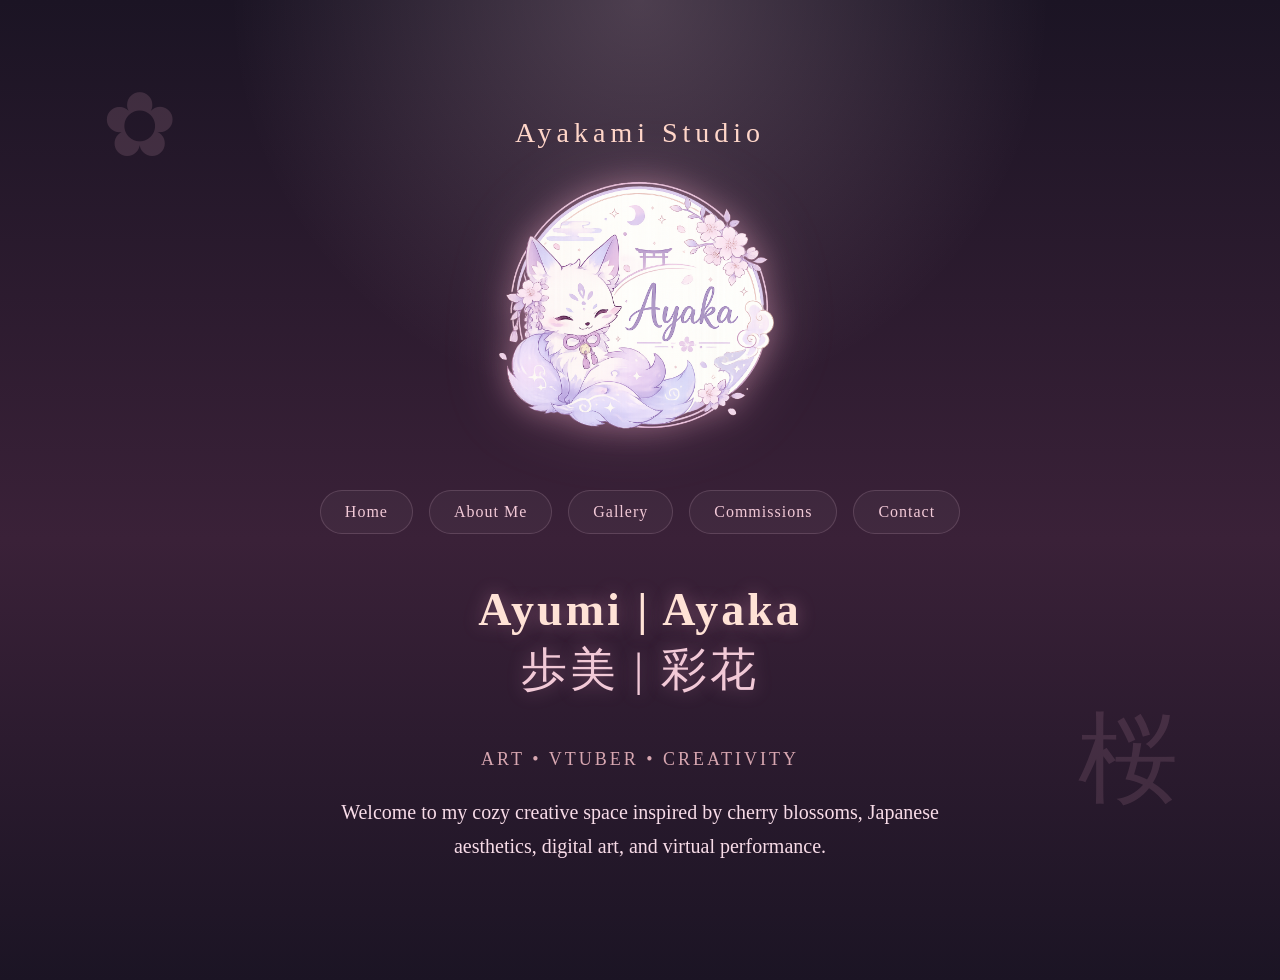
<file: index.html>
<!DOCTYPE html>
<html lang="en">

<head>
  <meta charset="UTF-8" />
  <meta name="viewport" content="width=device-width, initial-scale=1.0" />

  <title>Ayakami Studio</title>

  <link rel="stylesheet" href="css/style.css" />
</head>

<body>

  <main class="home">

    <p class="studio-name">Ayakami Studio</p>

    <img src="images/logo.png" alt="Ayakami Studio Logo" class="logo">

    <nav>
      <a href="index.html">Home</a>
      <a href="about.html">About Me</a>
      <a href="gallery.html">Gallery</a>
      <a href="commissions.html">Commissions</a>
      <a href="contact.html">Contact</a>
    </nav>

    <section class="name-block">
      <h1>Ayumi | Ayaka</h1>
      <p>歩美 | 彩花</p>
    </section>

    <p class="tagline">
      Art • VTuber • Creativity
    </p>

    <p class="welcome">
      Welcome to my cozy creative space inspired by cherry blossoms,
      Japanese aesthetics, digital art, and virtual performance.
    </p>

  </main>

</body>

</html>
</file>
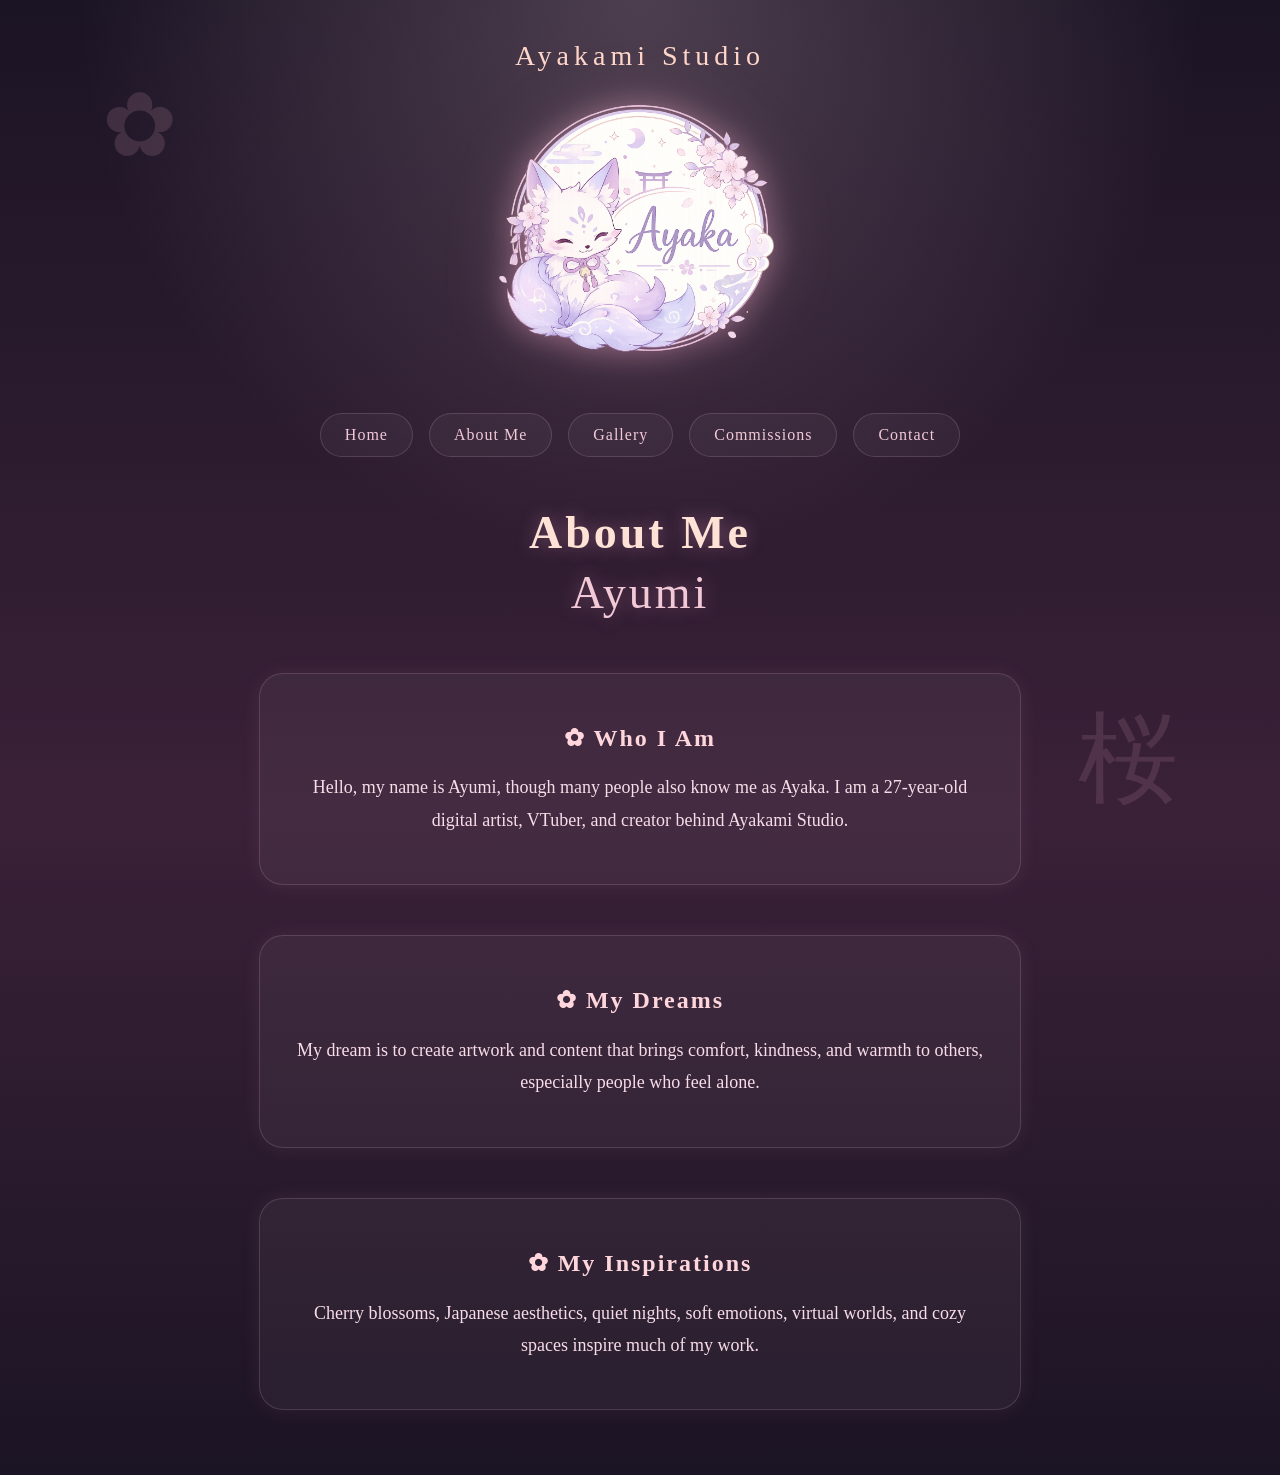
<file: about.html>
<!DOCTYPE html>
<html lang="en">

<head>
  <meta charset="UTF-8" />
  <meta name="viewport" content="width=device-width, initial-scale=1.0" />

  <title>About | Ayakami Studio</title>

  <link rel="stylesheet" href="css/style.css" />
</head>

<body>

  <main class="home">

    <p class="studio-name">Ayakami Studio</p>

    <img src="images/logo.png" alt="Ayakami Studio Logo" class="logo">

    <nav>
      <a href="index.html">Home</a>
      <a href="about.html">About Me</a>
      <a href="gallery.html">Gallery</a>
      <a href="commissions.html">Commissions</a>
      <a href="contact.html">Contact</a>
    </nav>

    <section class="name-block">
      <h1>About Me</h1>
      <p>Ayumi</p>
    </section>

    <div class="about-card">
      <h2>✿ Who I Am</h2>
      <p>
        Hello, my name is Ayumi, though many people also know me as Ayaka.
        I am a 27-year-old digital artist, VTuber, and creator behind
        Ayakami Studio.
      </p>
    </div>

    <div class="about-card">
      <h2>✿ My Dreams</h2>
      <p>
        My dream is to create artwork and content that brings comfort,
        kindness, and warmth to others, especially people who feel alone.
      </p>
    </div>

    <div class="about-card">
      <h2>✿ My Inspirations</h2>
      <p>
        Cherry blossoms, Japanese aesthetics, quiet nights, soft emotions,
        virtual worlds, and cozy spaces inspire much of my work.
      </p>
    </div>

  </main>

</body>

</html>
</file>
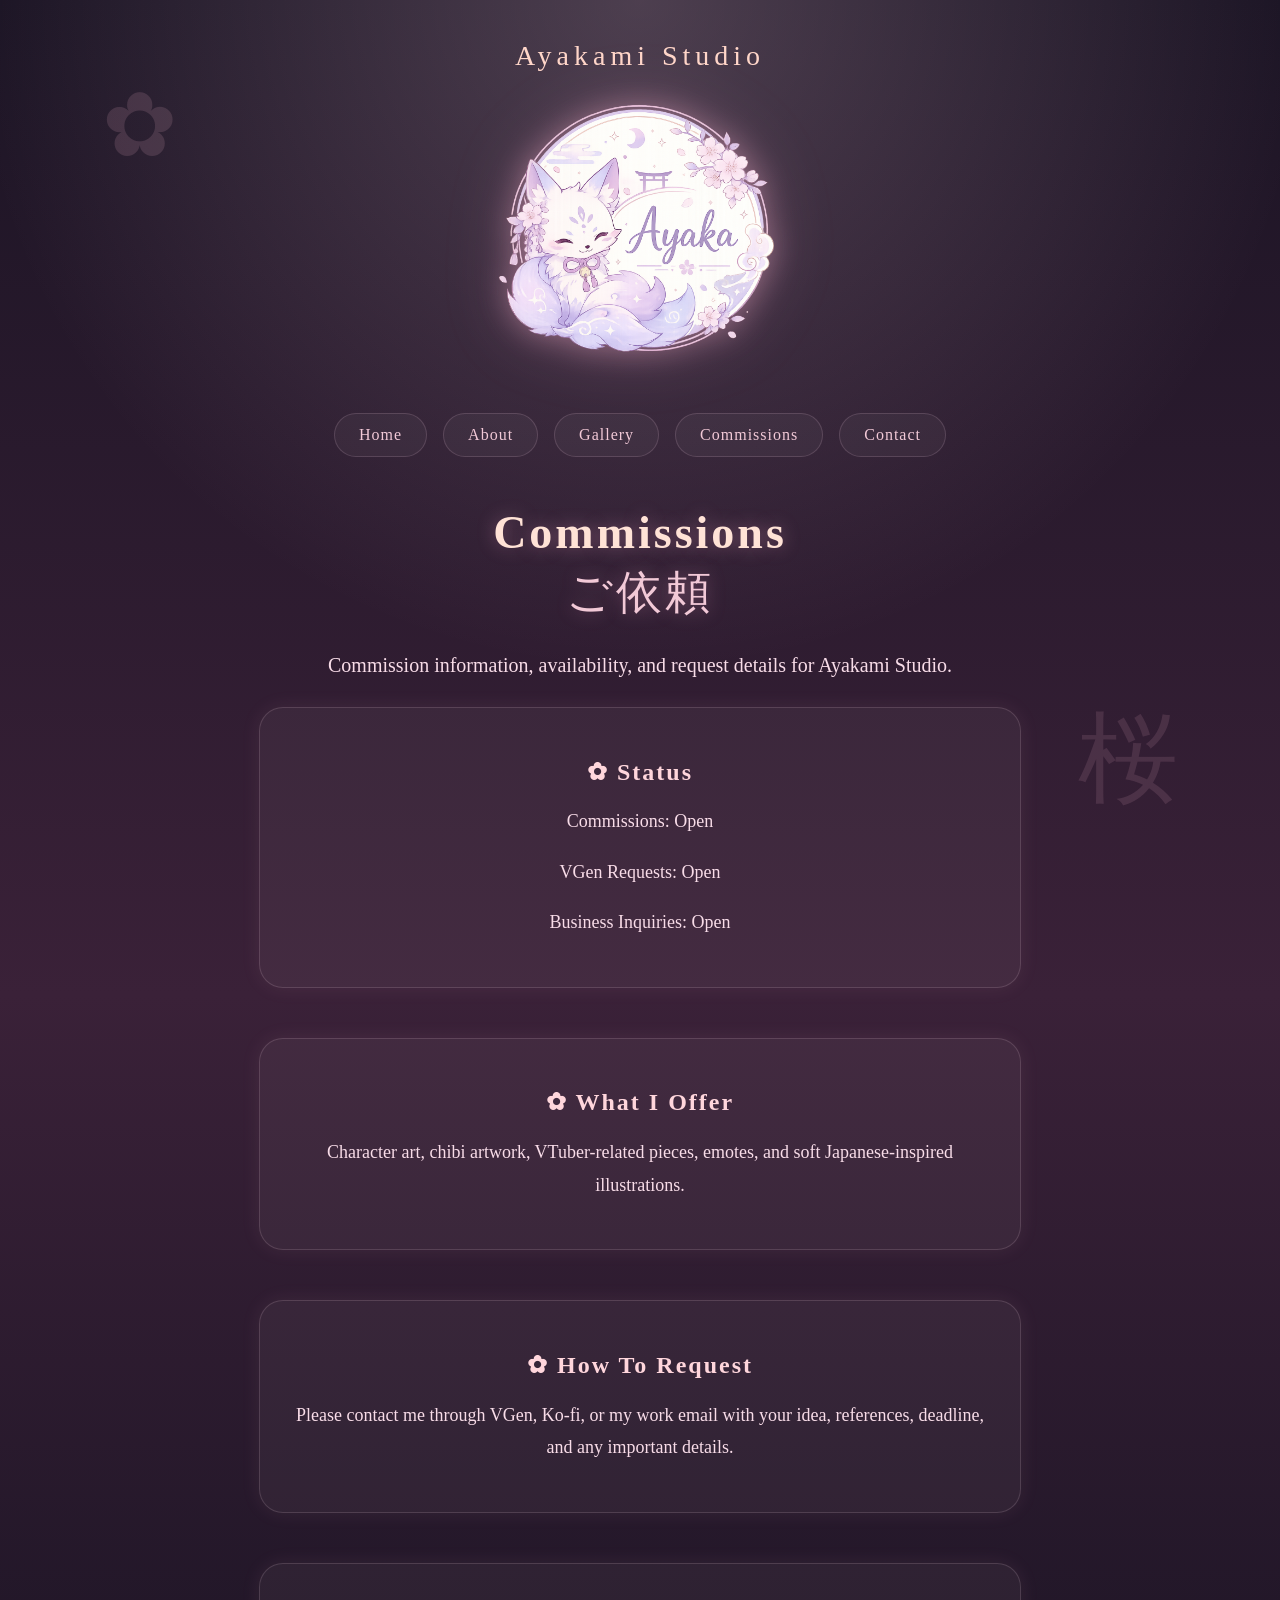
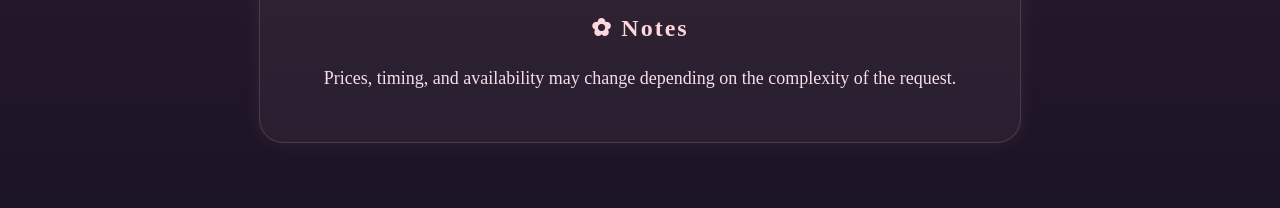
<file: commissions.html>
<!DOCTYPE html>
<html lang="en">

<head>
  <meta charset="UTF-8" />
  <meta name="viewport" content="width=device-width, initial-scale=1.0" />

  <title>Commissions | Ayakami Studio</title>

  <link rel="stylesheet" href="css/style.css" />
</head>

<body>

  <main class="home">

    <p class="studio-name">Ayakami Studio</p>

    <img src="images/logo.png" alt="Ayakami Studio Logo" class="logo">

    <nav>
      <a href="index.html">Home</a>
      <a href="about.html">About</a>
      <a href="gallery.html">Gallery</a>
      <a href="commissions.html">Commissions</a>
      <a href="contact.html">Contact</a>
    </nav>

    <section class="name-block">
      <h1>Commissions</h1>
      <p>ご依頼</p>
    </section>

    <p class="welcome">
      Commission information, availability, and request details for Ayakami Studio.
    </p>

    <div class="about-card">
      <h2>✿ Status</h2>
      <p>Commissions: Open</p>
      <p>VGen Requests: Open</p>
      <p>Business Inquiries: Open</p>
    </div>

    <div class="about-card">
      <h2>✿ What I Offer</h2>
      <p>
        Character art, chibi artwork, VTuber-related pieces, emotes,
        and soft Japanese-inspired illustrations.
      </p>
    </div>

    <div class="about-card">
      <h2>✿ How To Request</h2>
      <p>
        Please contact me through VGen, Ko-fi, or my work email with your idea,
        references, deadline, and any important details.
      </p>
    </div>

    <div class="about-card">
      <h2>✿ Notes</h2>
      <p>
        Prices, timing, and availability may change depending on the complexity
        of the request.
      </p>
    </div>

  </main>

</body>

</html>
</file>
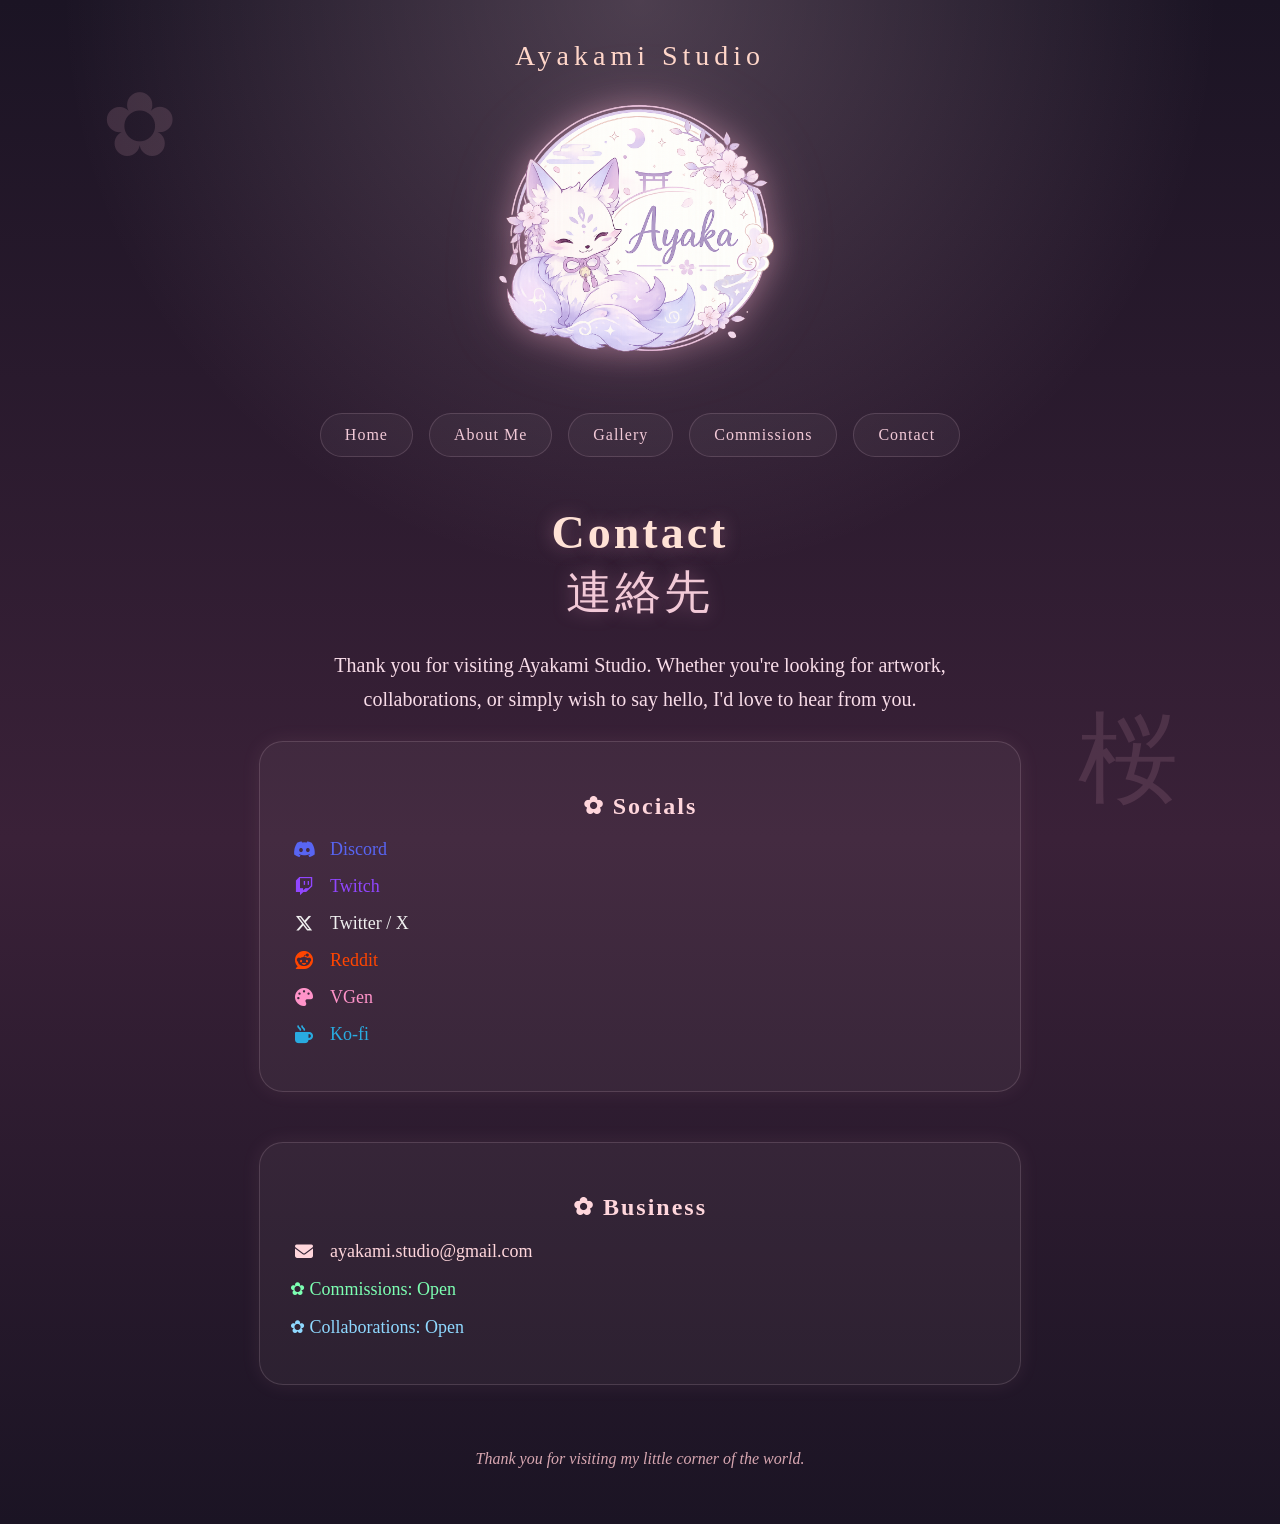
<file: contact.html>
<!DOCTYPE html>
<html lang="en">

<head>
  <meta charset="UTF-8">
  <meta name="viewport" content="width=device-width, initial-scale=1.0">
  <title>Contact | Ayakami Studio</title>

  <link rel="stylesheet" href="https://cdnjs.cloudflare.com/ajax/libs/font-awesome/6.7.2/css/all.min.css">

  <link rel="stylesheet" href="css/style.css">
</head>

<body>

  <main class="home">

    <p class="studio-name">Ayakami Studio</p>

    <img src="images/logo.png" alt="Ayakami Studio Logo" class="logo">

    <nav>
      <a href="index.html">Home</a>
      <a href="about.html">About Me</a>
      <a href="gallery.html">Gallery</a>
      <a href="commissions.html">Commissions</a>
      <a href="contact.html">Contact</a>
    </nav>

    <section class="name-block">
      <h1>Contact</h1>
      <p>連絡先</p>
    </section>

    <p class="welcome">
      Thank you for visiting Ayakami Studio. Whether you're looking for
      artwork, collaborations, or simply wish to say hello, I'd love to
      hear from you.
    </p>

    <div class="contact-card">

      <h2>✿ Socials</h2>

      <p class="discord">
        <i class="fab fa-discord"></i>
        Discord
      </p>

      <p class="twitch">
        <i class="fab fa-twitch"></i>
        Twitch
      </p>

      <p class="twitter">
        <i class="fab fa-x-twitter"></i>
        Twitter / X
      </p>

      <p class="reddit">
        <i class="fab fa-reddit"></i>
        Reddit
      </p>

      <p class="vgen">
        <i class="fas fa-palette"></i>
        VGen
      </p>

      <p class="kofi">
        <i class="fas fa-mug-hot"></i>
        Ko-fi
      </p>

    </div>

    <div class="contact-card">

      <h2>✿ Business</h2>

      <p class="email">
        <i class="fas fa-envelope"></i>
        ayakami.studio@gmail.com
      </p>

      <p class="commission-status">
        ✿ Commissions: Open
      </p>

      <p class="collaboration">
        ✿ Collaborations: Open
      </p>

    </div>

    <p class="closing">
      Thank you for visiting my little corner of the world.
    </p>

  </main>

</body>

</html>
</file>
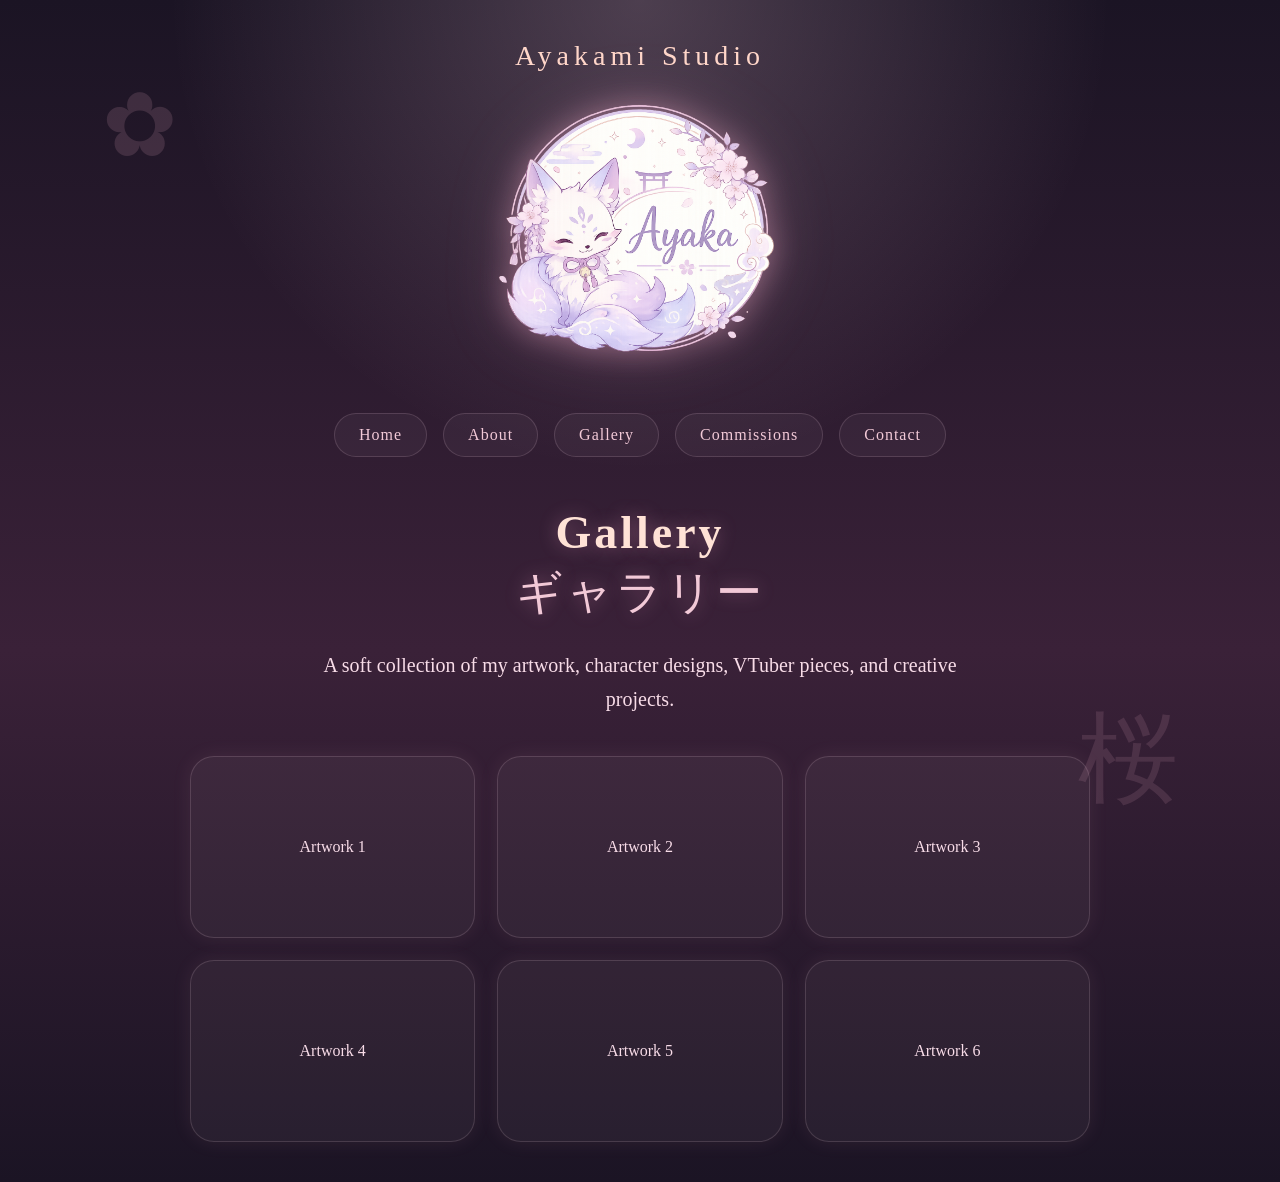
<file: gallery.html>
<!DOCTYPE html>
<html lang="en">

<head>
  <meta charset="UTF-8" />
  <meta name="viewport" content="width=device-width, initial-scale=1.0" />

  <title>Gallery | Ayakami Studio</title>

  <link rel="stylesheet" href="css/style.css" />
</head>

<body>

  <main class="home">

    <p class="studio-name">Ayakami Studio</p>

    <img src="images/logo.png" alt="Ayakami Studio Logo" class="logo">

    <nav>
      <a href="index.html">Home</a>
      <a href="about.html">About</a>
      <a href="gallery.html">Gallery</a>
      <a href="commissions.html">Commissions</a>
      <a href="contact.html">Contact</a>
    </nav>

    <section class="name-block">
      <h1>Gallery</h1>
      <p>ギャラリー</p>
    </section>

    <p class="welcome">
      A soft collection of my artwork, character designs, VTuber pieces,
      and creative projects.
    </p>

    <section class="gallery-grid">
      <div class="gallery-item">Artwork 1</div>
      <div class="gallery-item">Artwork 2</div>
      <div class="gallery-item">Artwork 3</div>
      <div class="gallery-item">Artwork 4</div>
      <div class="gallery-item">Artwork 5</div>
      <div class="gallery-item">Artwork 6</div>
    </section>

  </main>

</body>

</html>
</file>
<file: css/style.css>
/* ==========================
   Start Global Theme
========================== */

body {
  margin: 0;
  min-height: 100vh;

  font-family: Georgia, serif;

  background:
    radial-gradient(circle at top,
      rgba(255, 214, 232, 0.22),
      transparent 35%),
    linear-gradient(180deg,
      #1b1424,
      #3a2138 55%,
      #1b1424);

  color: #fff7f0;
}

body::before {
  content: "✿";

  position: fixed;

  top: 8%;
  left: 8%;

  font-size: 90px;

  color: rgba(255, 190, 210, 0.14);

  pointer-events: none;
}

body::after {
  content: "桜";

  position: fixed;

  bottom: 8%;
  right: 8%;

  font-size: 100px;

  color: rgba(255, 190, 210, 0.12);

  pointer-events: none;
}

/* ==========================
   End Global Theme
========================== */



/* ==========================
   Start Main Layout
========================== */

.home {
  min-height: 100vh;

  display: flex;
  flex-direction: column;

  align-items: center;
  justify-content: center;

  text-align: center;

  padding: 40px 20px;
}

/* ==========================
   End Main Layout
========================== */



/* ==========================
   Start Studio Name
========================== */

.studio-name {
  margin: 0 0 20px;

  font-size: 28px;

  letter-spacing: 5px;

  color: #ffd6c9;
}

/* ==========================
   End Studio Name
========================== */



/* ==========================
   Start Logo
========================== */

.logo {
  width: 420px;

  max-width: 85%;

  height: auto;

  margin-bottom: 35px;

  filter:
    drop-shadow(0 0 15px rgba(255, 180, 210, 0.4)) drop-shadow(0 0 30px rgba(255, 180, 210, 0.2));
}

/* ==========================
   End Logo
========================== */



/* ==========================
   Start Navigation
========================== */

nav {
  margin-bottom: 40px;
}

nav a {
  display: inline-block;

  margin: 6px;
  padding: 12px 24px;

  color: #f2c9d7;

  text-decoration: none;

  background: rgba(255, 255, 255, 0.04);

  border: 1px solid rgba(255, 214, 232, 0.15);

  border-radius: 30px;

  letter-spacing: 1px;

  transition:
    background 0.3s ease,
    transform 0.3s ease,
    box-shadow 0.3s ease;
}

nav a:hover {
  background: rgba(255, 214, 232, 0.12);

  transform: translateY(-2px);

  box-shadow:
    0 0 12px rgba(255, 190, 210, 0.25),
    0 0 24px rgba(255, 190, 210, 0.10);

  color: white;
}

/* ==========================
   End Navigation
========================== */



/* ==========================
   Start Name Block
========================== */

.name-block {
  margin-bottom: 25px;
}

.name-block h1,
.name-block p {
  margin: 0;

  font-size: 46px;

  line-height: 1.3;

  letter-spacing: 3px;

  color: #ffe2d6;

  text-shadow:
    0 0 18px rgba(255, 170, 205, 0.35);
}

.name-block p {
  color: #f2c9d7;
}

/* ==========================
   End Name Block
========================== */



/* ==========================
   Start Tagline
========================== */

.tagline {
  margin: 25px 0;

  font-size: 18px;

  letter-spacing: 3px;

  text-transform: uppercase;

  color: #d8a7b1;
}

/* ==========================
   End Tagline
========================== */



/* ==========================
   Start Welcome Text
========================== */

.welcome {
  max-width: 650px;

  margin: 0;

  font-size: 20px;

  line-height: 1.7;

  color: #f8dce8;
}

/* ==========================
   End Welcome Text
========================== */



/* ==========================
   Start About Cards
========================== */

.about-card {
  width: 700px;

  max-width: 90%;

  margin: 25px 0;

  padding: 30px;

  background: rgba(255, 220, 235, 0.05);

  border: 1px solid rgba(255, 220, 235, 0.15);

  border-radius: 24px;

  box-shadow:
    0 0 20px rgba(255, 180, 210, 0.08);
}

.about-card h2 {
  color: #ffd6dc;

  letter-spacing: 2px;
}

.about-card p {
  color: #f8dce8;

  line-height: 1.8;

  font-size: 18px;
}

/* ==========================
   End About Cards
========================== */



/* ==========================
   Start Contact Cards
========================== */

.contact-card {
  width: 700px;

  max-width: 90%;

  margin: 25px 0;

  padding: 30px;

  background: rgba(255, 220, 235, 0.05);

  border: 1px solid rgba(255, 220, 235, 0.15);

  border-radius: 24px;

  box-shadow:
    0 0 20px rgba(255, 180, 210, 0.08);
}

.contact-card h2 {
  color: #ffd6dc;

  letter-spacing: 2px;
}

.contact-card p {
  display: flex;

  align-items: center;

  gap: 12px;

  margin: 16px 0;

  font-size: 18px;
}

.contact-card i {
  width: 28px;
}

/* ==========================
   End Contact Cards
========================== */



/* ==========================
   Start Contact Colors
========================== */

.discord {
  color: #5865F2;
}

.twitch {
  color: #9146FF;
}

.twitter {
  color: #f0f0f0;
}

.reddit {
  color: #FF4500;
}

.vgen {
  color: #ff93c9;
}

.kofi {
  color: #29ABE0;
}

.email {
  color: #ffd6dc;
}

.commission-status {
  color: #7CFFB2;
}

.collaboration {
  color: #8FD8FF;
}

/* ==========================
   End Contact Colors
========================== */



/* ==========================
   Start Closing Text
========================== */

.closing {
  margin-top: 40px;

  color: #d8a7b1;

  font-style: italic;
}

/* ==========================
   End Closing Text
========================== */

/* ==========================
   Start Gallery
========================== */

.gallery-grid {
  width: 900px;
  max-width: 95%;

  margin-top: 40px;

  display: grid;
  grid-template-columns: repeat(3, 1fr);
  gap: 22px;
}

.gallery-item {
  min-height: 180px;

  display: flex;
  align-items: center;
  justify-content: center;

  background: rgba(255, 220, 235, 0.05);

  border: 1px solid rgba(255, 220, 235, 0.15);

  border-radius: 24px;

  color: #f8dce8;

  box-shadow:
    0 0 20px rgba(255, 180, 210, 0.08);
}

/* ==========================
   End Gallery
========================== */

/* ==========================
   Start Mobile
========================== */

@media (max-width: 700px) {

  .logo {
    width: 280px;
  }

  .name-block h1,
  .name-block p {
    font-size: 34px;
  }

  .welcome {
    font-size: 18px;
  }

  nav a {
    padding: 10px 18px;
  }

  .about-card,
  .contact-card {
    padding: 20px;
  }
}

/* ==========================
   End Mobile
========================== */
</file>
